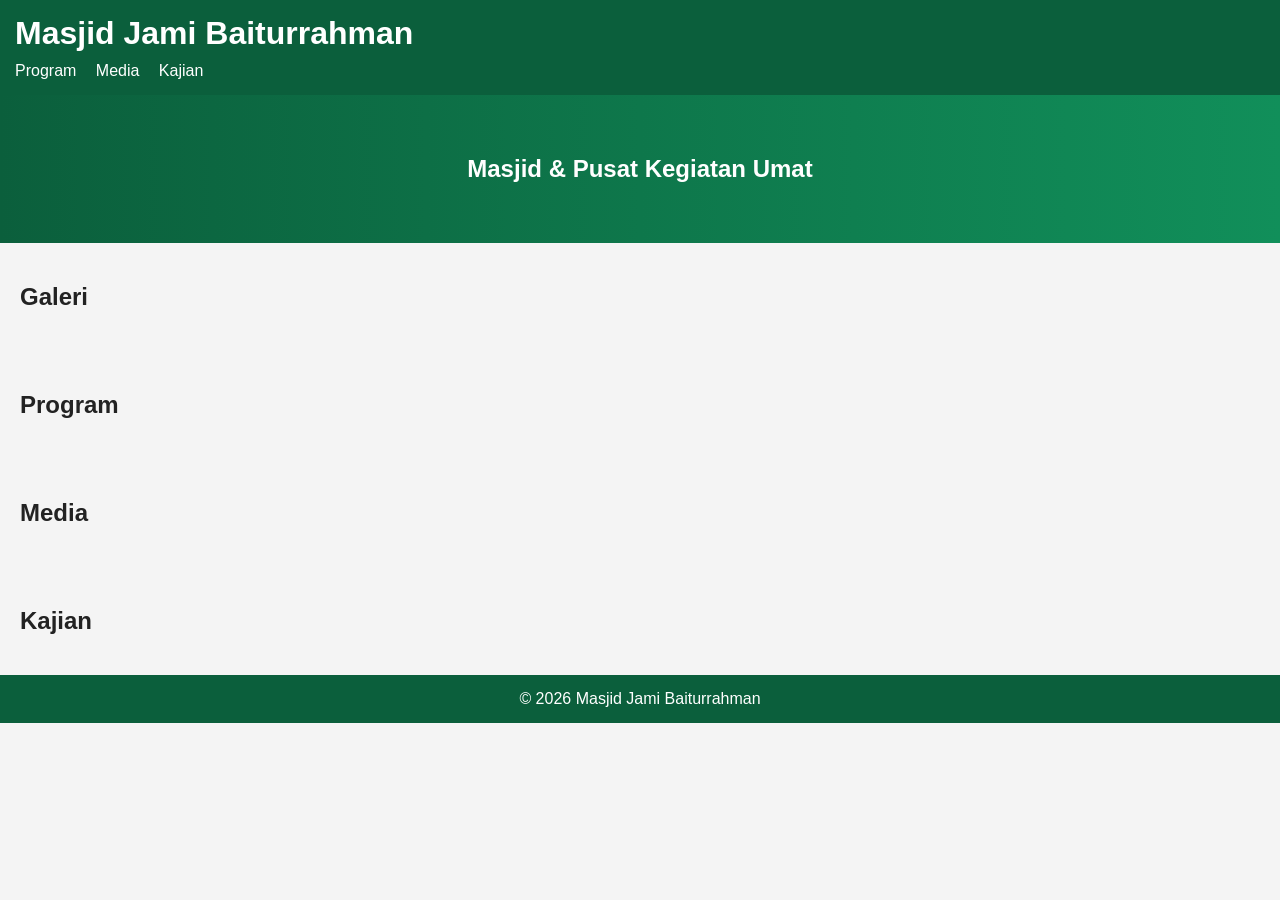
<file: index.html>
<!DOCTYPE html>
<html lang="id">
<head>
  <meta charset="UTF-8">
  <title>Masjid Jami Baiturrahman</title>
  <meta name="viewport" content="width=device-width, initial-scale=1.0">
  <link rel="stylesheet" href="css/style.css">
</head>
<body>

<header>
  <h1>Masjid Jami Baiturrahman</h1>
  <nav>
    <a href="#program">Program</a>
    <a href="#media">Media</a>
    <a href="#kajian">Kajian</a>
  </nav>
</header>

<section id="hero">
  <h2>Masjid & Pusat Kegiatan Umat</h2>
</section>

<section id="gallery">
  <h2>Galeri</h2>
  <div id="gallery-list" class="grid"></div>
</section>

<section id="program">
  <h2>Program</h2>
  <div id="program-list" class="grid"></div>
</section>

<section id="media">
  <h2>Media</h2>
  <div id="media-list" class="grid"></div>
</section>

<section id="kajian">
  <h2>Kajian</h2>
  <div id="kajian-list" class="grid"></div>
</section>

<footer>
  <p>© 2026 Masjid Jami Baiturrahman</p>
</footer>

<script src="js/app.js"></script>
</body>
</html>
</file>
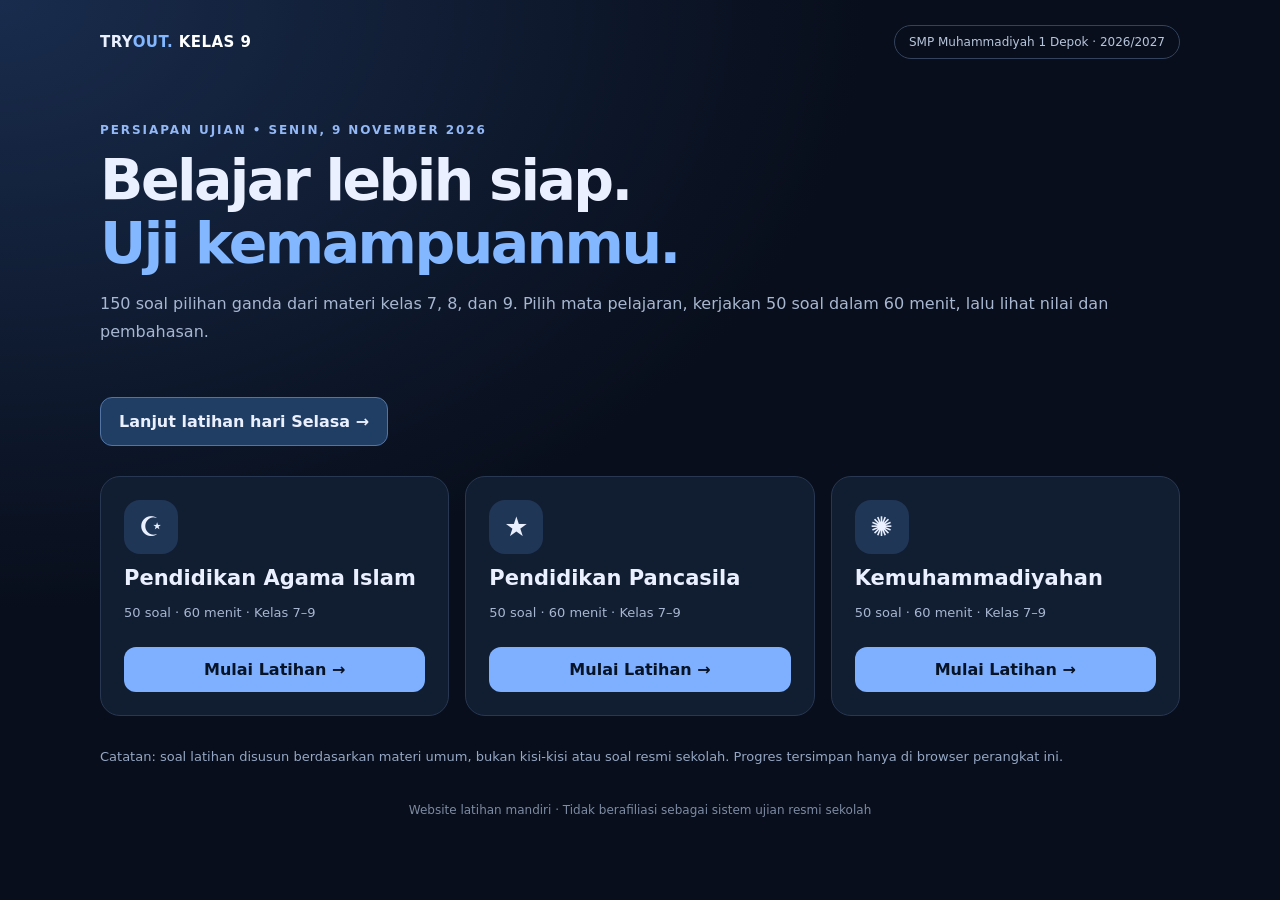
<file: tryout-kelas9/index.html>
<!doctype html><html lang="id"><head><meta charset="UTF-8"><meta name="viewport" content="width=device-width,initial-scale=1"><meta name="theme-color" content="#0b1220"><title>Try Out 1 • Kelas 9</title><style>
:root{font-family:Inter,ui-sans-serif,system-ui,-apple-system,Segoe UI,sans-serif;color:#eaf0ff;background:#080e1b}*{box-sizing:border-box}body{margin:0;min-height:100vh;background:radial-gradient(ellipse at top left,#192c4d 0,transparent 48%),#080e1b}button{font:inherit;cursor:pointer}button:disabled{opacity:.35;cursor:not-allowed}.shell{max-width:1120px;margin:auto;padding:25px 20px 70px}.top{display:flex;align-items:center;justify-content:space-between;gap:16px;margin-bottom:32px}.brand{font-size:15px;font-weight:800;letter-spacing:.03em}.brand span{color:#83b7ff}.tag{border:1px solid #33435d;border-radius:50px;padding:9px 14px;color:#b7c5dc;font-size:12px}.hero{padding:32px 0 20px}.eyebrow{color:#93b8f5;font-size:12px;font-weight:800;letter-spacing:.16em;text-transform:uppercase}h1{font-size:clamp(32px,5vw,57px);letter-spacing:-.045em;line-height:1.1;margin:12px 0}p{color:#a8b7d1;line-height:1.7}.cards{display:grid;grid-template-columns:repeat(3,1fr);gap:16px;margin:30px 0}.card,.panel{border:1px solid #283852;background:#111d31;border-radius:20px;padding:23px}.card{display:flex;flex-direction:column;gap:12px;min-height:240px}.card .symbol{font-size:27px;background:#203656;width:54px;height:54px;display:grid;place-items:center;border-radius:16px}.card h2{font-size:21px;margin:0}.card p{font-size:13px;margin:0;flex:1}.btn{background:#7eb0ff;color:#071326;border:0;border-radius:12px;padding:13px 18px;font-weight:800}.btn:hover{filter:brightness(1.1)}.btn.ghost{background:#1c2a42;color:#e8f0ff;border:1px solid #354661}.btn.danger{background:#432537;color:#ffb8ca}.muted{color:#95a7c4;font-size:13px}.hidden{display:none!important}.exam-head{display:flex;justify-content:space-between;align-items:center;gap:15px;flex-wrap:wrap;margin-bottom:20px}.timer{background:#1d314f;border:1px solid #39547a;border-radius:12px;padding:11px 15px;font-weight:800;font-variant-numeric:tabular-nums}.exam-grid{display:grid;grid-template-columns:minmax(0,1fr) 290px;gap:20px}.question-title{font-size:23px;line-height:1.5;margin:14px 0 26px}.option{width:100%;display:flex;align-items:center;text-align:left;gap:13px;background:#15243b;border:1px solid #34445e;color:#e7eeff;border-radius:13px;padding:14px;margin:11px 0;min-height:57px}.option:hover{border-color:#719ef1}.option.selected{border-color:#84b3ff;background:#203d64}.letter{display:grid;place-items:center;border:1px solid #566c8a;border-radius:9px;width:32px;height:32px;flex:none;font-weight:800}.actions{display:flex;gap:10px;justify-content:space-between;flex-wrap:wrap;margin-top:28px}.nums{display:grid;grid-template-columns:repeat(5,1fr);gap:8px;margin:17px 0}.num{height:40px;border:1px solid #34445e;border-radius:10px;color:#dbe8ff;background:#18273f}.num.active{outline:2px solid #9ac1ff}.num.done{background:#2c5484;border-color:#477bb8}.progress{height:8px;background:#2c3a50;border-radius:99px;overflow:hidden}.progress div{height:100%;background:#7eb0ff;transition:width .2s}.score{font-size:70px;font-weight:900;letter-spacing:-.07em;color:#9dc4ff;margin:12px 0}.review{border-top:1px solid #30415b;padding:19px 0}.review strong{line-height:1.5}.review p{margin:6px 0;font-size:14px}.good{color:#7fe0ad}.bad{color:#ff9eab}.footer{margin-top:35px;color:#7d8ba3;font-size:12px;text-align:center}@media(max-width:800px){.cards{grid-template-columns:1fr}.card{min-height:unset}.exam-grid{grid-template-columns:1fr}.shell{padding:18px 14px 50px}.panel{padding:18px}.question-title{font-size:20px}.tag{display:none}} </style></head><body><main class="shell"><header class="top"><div class="brand">TRY<span>OUT.</span> <span style="color:#fff">KELAS 9</span></div><div class="tag">SMP Muhammadiyah 1 Depok · 2026/2027</div></header>
<section id="home"><div class="hero"><div class="eyebrow">Persiapan ujian • Senin, 9 November 2026</div><h1>Belajar lebih siap.<br><span style="color:#83b7ff">Uji kemampuanmu.</span></h1><p>150 soal pilihan ganda dari materi kelas 7, 8, dan 9. Pilih mata pelajaran, kerjakan 50 soal dalam 60 menit, lalu lihat nilai dan pembahasan.</p></div><div style="margin:16px 0"><a href="selasa.html" style="display:inline-block;padding:14px 18px;background:#203d64;color:#eaf0ff;text-decoration:none;border:1px solid #5275a5;border-radius:12px;font-weight:700">Lanjut latihan hari Selasa →</a></div><div class="cards" id="cards"></div><p class="muted">Catatan: soal latihan disusun berdasarkan materi umum, bukan kisi-kisi atau soal resmi sekolah. Progres tersimpan hanya di browser perangkat ini.</p></section>
<section id="exam" class="hidden"><div class="exam-head"><div><div class="eyebrow" id="subject-label"></div><h2 style="margin:7px 0">Simulasi Try Out</h2></div><div class="timer" id="timer">60:00</div></div><div class="exam-grid"><div class="panel"><div class="muted" id="question-counter"></div><div class="question-title" id="question"></div><div id="options"></div><div class="actions"><button class="btn ghost" id="prev">← Sebelumnya</button><button class="btn ghost" id="next">Berikutnya →</button></div></div><aside class="panel"><strong>Nomor Soal</strong><p class="muted" id="answered"></p><div class="progress"><div id="bar" style="width:0%"></div></div><div class="nums" id="numbers"></div><button class="btn" id="submit" style="width:100%">Selesaikan Ujian</button><button class="btn ghost" id="back" style="width:100%;margin-top:10px">Kembali ke Beranda</button></aside></div></section>
<section id="result" class="hidden"><div class="panel"><div class="eyebrow">Hasil latihan</div><h1 id="result-title" style="font-size:35px"></h1><div class="score" id="score"></div><p id="summary"></p><div class="actions" style="justify-content:flex-start"><button class="btn" id="retry">Ulangi Latihan</button><button class="btn ghost" id="home-btn">Pilih Mata Pelajaran</button></div></div><div class="panel" style="margin-top:20px"><h2>Pembahasan dan kunci jawaban</h2><div id="reviews"></div></div></section><div class="footer">Website latihan mandiri · Tidak berafiliasi sebagai sistem ujian resmi sekolah</div></main><script>
const BANK={"pai":"Rukun iman berjumlah berapa?|6|4|5|7\nRukun Islam berjumlah berapa?|5|4|6|7\nKitab suci yang diturunkan kepada Nabi Musa adalah?|Taurat|Zabur|Injil|Al-Qur'an\nKitab suci yang diturunkan kepada Nabi Daud adalah?|Zabur|Taurat|Injil|Suhuf\nKitab suci yang diturunkan kepada Nabi Isa adalah?|Injil|Taurat|Zabur|Al-Qur'an\nMalaikat penyampai wahyu adalah?|Jibril|Mikail|Israfil|Izrail\nMalaikat yang bertugas meniup sangkakala adalah?|Israfil|Jibril|Mikail|Malik\nMalaikat pencatat amal baik adalah?|Raqib|Atid|Malik|Ridwan\nSifat wajib rasul yang berarti jujur adalah?|Siddiq|Amanah|Tablig|Fatanah\nSifat wajib rasul yang berarti dapat dipercaya adalah?|Amanah|Siddiq|Fatanah|Tablig\nSifat wajib rasul yang berarti menyampaikan adalah?|Tablig|Amanah|Fatanah|Siddiq\nSifat wajib rasul yang berarti cerdas adalah?|Fatanah|Tablig|Siddiq|Amanah\nSurah pembuka Al-Qur'an adalah?|Al-Fatihah|Al-Ikhlas|Al-Falaq|An-Nas\nJumlah surah dalam Al-Qur'an adalah?|114|110|112|120\nSurah terpanjang dalam Al-Qur'an adalah?|Al-Baqarah|Ali Imran|An-Nisa|Al-Maidah\nWahyu pertama turun berupa ayat dari surah?|Al-Alaq|Al-Fatihah|Al-Kautsar|Al-Ikhlas\nNabi Muhammad menerima wahyu pertama di?|Gua Hira|Gua Tsur|Madinah|Thaif\nPeristiwa perpindahan Nabi dari Makkah ke Madinah disebut?|Hijrah|Isra|Mi'raj|Fathu Makkah\nPerjalanan malam Nabi dari Masjidil Haram ke Masjidil Aqsa disebut?|Isra|Mi'raj|Hijrah|Haji\nNaiknya Nabi ke langit dalam peristiwa Isra Mikraj disebut?|Mi'raj|Isra|Hijrah|Umrah\nSalat wajib sehari semalam berjumlah?|5 waktu|3 waktu|4 waktu|6 waktu\nJumlah rakaat salat Subuh adalah?|2|3|4|1\nJumlah rakaat salat Magrib adalah?|3|2|4|5\nJumlah rakaat salat Isya adalah?|4|2|3|5\nArah kiblat umat Islam adalah?|Ka'bah|Masjid Nabawi|Masjid Al-Aqsa|Bukit Safa\nBersuci dari hadas kecil biasanya dilakukan dengan?|Wudu|Tayamum saja|Mandi wajib|Istinja saja\nPengganti wudu ketika tidak ada air dengan syarat tertentu adalah?|Tayamum|Istinja|Iktikaf|Tawaf\nSalah satu hal yang membatalkan wudu adalah?|Buang air kecil|Membaca buku|Berjalan|Tidur sebentar sambil duduk mantap\nPuasa wajib dilaksanakan pada bulan?|Ramadan|Syawal|Rajab|Muharam\nWaktu mulai puasa Ramadan adalah?|Terbit fajar|Terbit matahari|Tengah hari|Terbenam matahari\nZakat fitrah ditunaikan berkaitan dengan?|Akhir Ramadan menjelang Idulfitri|Iduladha|Tahun baru Hijriah|Maulid Nabi\nOrang yang berhak menerima zakat disebut?|Mustahik|Muzaki|Amil saja|Wakif\nOrang yang mengeluarkan zakat disebut?|Muzaki|Mustahik|Fakir|Mualaf\nIbadah haji wajib bagi muslim yang?|Mampu|Sudah menikah|Berusia 40 tahun|Tinggal di Arab\nTawaf dilakukan dengan mengelilingi?|Ka'bah|Bukit Uhud|Masjid Nabawi|Padang Arafah\nSa'i dilakukan antara bukit?|Safa dan Marwah|Uhud dan Hira|Arafah dan Mina|Tsur dan Hira\nPerilaku jujur disebut juga?|Siddiq|Hasad|Riya|Takabur\nSikap rendah hati disebut?|Tawaduk|Takabur|Hasad|Ujub\nBerprasangka baik disebut?|Husnuzan|Suuzan|Gibah|Fitnah\nMembicarakan keburukan orang lain yang benar adanya disebut?|Gibah|Sedekah|Amanah|Syukur\nMenyekutukan Allah disebut?|Syirik|Ikhlas|Tawakal|Sabar\nAsmaulhusna Al-Alim berarti Allah Maha?|Mengetahui|Mendengar|Melihat|Pengampun\nAsmaulhusna As-Sami berarti Allah Maha?|Mendengar|Melihat|Mengetahui|Adil\nAsmaulhusna Al-Basir berarti Allah Maha?|Melihat|Mendengar|Mengetahui|Kaya\nKhalifah pertama setelah wafat Nabi Muhammad adalah?|Abu Bakar ash-Shiddiq|Umar bin Khattab|Utsman bin Affan|Ali bin Abi Thalib\nKhalifah kedua dari Khulafaur Rasyidin adalah?|Umar bin Khattab|Abu Bakar|Ali bin Abi Thalib|Utsman bin Affan\nKhalifah ketiga dari Khulafaur Rasyidin adalah?|Utsman bin Affan|Ali bin Abi Thalib|Umar bin Khattab|Abu Bakar\nKhalifah keempat dari Khulafaur Rasyidin adalah?|Ali bin Abi Thalib|Utsman bin Affan|Umar bin Khattab|Abu Bakar\nSalah satu tujuan menuntut ilmu dalam Islam adalah?|Mencari rida Allah dan manfaat|Menyombongkan diri|Merendahkan orang|Mencari pujian saja\nBacaan basmalah adalah?|Bismillahirrahmanirrahim|Alhamdulillahi rabbil alamin|Subhanallah|Allahu akbar","pancasila":"Dasar negara Indonesia adalah?|Pancasila|UUD 1945|Bhinneka Tunggal Ika|Proklamasi\nJumlah sila Pancasila adalah?|5|4|6|7\nBunyi sila pertama adalah?|Ketuhanan Yang Maha Esa|Kemanusiaan yang adil dan beradab|Persatuan Indonesia|Keadilan sosial bagi seluruh rakyat Indonesia\nLambang sila pertama adalah?|Bintang|Rantai|Pohon beringin|Kepala banteng\nLambang sila kedua adalah?|Rantai|Bintang|Padi dan kapas|Kepala banteng\nLambang sila ketiga adalah?|Pohon beringin|Rantai|Bintang|Padi dan kapas\nLambang sila keempat adalah?|Kepala banteng|Pohon beringin|Rantai|Bintang\nLambang sila kelima adalah?|Padi dan kapas|Bintang|Rantai|Kepala banteng\nSila kedua berbunyi?|Kemanusiaan yang adil dan beradab|Persatuan Indonesia|Ketuhanan Yang Maha Esa|Keadilan sosial bagi seluruh rakyat Indonesia\nSila ketiga berbunyi?|Persatuan Indonesia|Ketuhanan Yang Maha Esa|Kemanusiaan yang adil dan beradab|Keadilan sosial bagi seluruh rakyat Indonesia\nSila keempat menekankan prinsip?|Kerakyatan melalui permusyawaratan/perwakilan|Kekuasaan mutlak|Persaingan bebas|Kepentingan pribadi\nSila kelima berbunyi?|Keadilan sosial bagi seluruh rakyat Indonesia|Persatuan Indonesia|Ketuhanan Yang Maha Esa|Kemanusiaan yang adil dan beradab\nPancasila tercantum dalam Pembukaan UUD 1945 alinea?|Keempat|Pertama|Kedua|Ketiga\nTanggal proklamasi kemerdekaan Indonesia adalah?|17 Agustus 1945|1 Juni 1945|18 Agustus 1945|28 Oktober 1928\nProklamator kemerdekaan Indonesia adalah?|Soekarno dan Mohammad Hatta|Soekarno dan Sutan Sjahrir|Hatta dan Ki Hajar Dewantara|Soepomo dan Yamin\nUUD 1945 disahkan oleh PPKI pada?|18 Agustus 1945|17 Agustus 1945|1 Juni 1945|22 Juni 1945\nBPUPKI merupakan singkatan dari?|Badan Penyelidik Usaha-Usaha Persiapan Kemerdekaan Indonesia|Badan Persatuan Umum Pemerintah Kemerdekaan Indonesia|Badan Penetapan Undang-Undang Persatuan Indonesia|Badan Persiapan Umum Kemerdekaan Indonesia\nPPKI merupakan singkatan dari?|Panitia Persiapan Kemerdekaan Indonesia|Panitia Penyelidik Kemerdekaan Indonesia|Persatuan Pemuda Kemerdekaan Indonesia|Panitia Pembela Kemerdekaan Indonesia\nHari lahir Pancasila diperingati pada?|1 Juni|17 Agustus|18 Agustus|28 Oktober\nTokoh yang menyampaikan pidato 1 Juni 1945 adalah?|Soekarno|Mohammad Hatta|Soepomo|Ahmad Subardjo\nPiagam Jakarta dirumuskan pada?|22 Juni 1945|1 Juni 1945|17 Agustus 1945|18 Agustus 1945\nSemboyan negara Indonesia adalah?|Bhinneka Tunggal Ika|Tut Wuri Handayani|Merdeka atau Mati|Ing Ngarsa Sung Tuladha\nArti Bhinneka Tunggal Ika adalah?|Berbeda-beda tetapi tetap satu|Bersatu karena sama|Satu bahasa saja|Semua budaya harus seragam\nBentuk negara Indonesia adalah?|Kesatuan|Federasi|Konfederasi|Kerajaan\nBentuk pemerintahan Indonesia adalah?|Republik|Monarki|Kesultanan|Kekaisaran\nKedaulatan berada di tangan?|Rakyat|Satu partai|Presiden saja|Tentara\nKonstitusi tertulis negara Indonesia adalah?|UUD NRI Tahun 1945|Peraturan sekolah|Keputusan RT|Peraturan organisasi\nLembaga yang berwenang mengubah dan menetapkan UUD adalah?|MPR|MA|BPK|KPU\nLembaga yang memegang kekuasaan membentuk undang-undang adalah?|DPR|BPK|MA|KPU\nLembaga yang memeriksa pengelolaan keuangan negara adalah?|BPK|DPR|MPR|MK\nMahkamah Konstitusi disingkat?|MK|MA|KY|KPU\nPemilihan umum di Indonesia dilaksanakan secara berkala setiap?|5 tahun|3 tahun|4 tahun|6 tahun\nHak adalah sesuatu yang?|Seharusnya diterima atau diperoleh|Harus selalu dibayar|Dilarang dilakukan|Hanya milik pejabat\nKewajiban adalah sesuatu yang?|Harus dilaksanakan dengan tanggung jawab|Boleh diabaikan|Selalu berupa hadiah|Hanya milik guru\nContoh hak siswa di sekolah adalah?|Mendapat pembelajaran|Merusak fasilitas|Membolos|Mengganggu teman\nContoh kewajiban siswa adalah?|Mematuhi tata tertib sekolah|Memilih aturan sendiri|Mencontek|Merusak buku perpustakaan\nNorma agama bersumber dari?|Ajaran agama|Kebiasaan semata|Keputusan teman|Mode pakaian\nNorma kesopanan berkaitan dengan?|Tata krama dalam pergaulan|Putusan pengadilan|Kitab undang-undang|Peraturan lalu lintas saja\nNorma hukum memiliki sanksi yang?|Dapat dipaksakan oleh negara|Selalu berupa rasa malu|Tidak pernah tertulis|Hanya berupa nasihat\nMusyawarah bertujuan mencapai?|Mufakat|Pertengkaran|Dominasi|Persaingan\nJika musyawarah belum mencapai mufakat dapat dilakukan?|Pemungutan suara sesuai aturan|Pemaksaan kehendak|Pembubaran paksa|Pengabaian pendapat\nToleransi beragama berarti?|Menghormati pemeluk agama lain|Memaksa orang pindah agama|Mengejek keyakinan lain|Melarang ibadah orang lain\nGotong royong mencerminkan nilai?|Kerja sama|Individualisme|Permusuhan|Diskriminasi\nSumpah Pemuda diikrarkan pada?|28 Oktober 1928|17 Agustus 1945|1 Juni 1945|10 November 1945\nBahasa persatuan Indonesia adalah?|Bahasa Indonesia|Bahasa Jawa|Bahasa Inggris|Bahasa Belanda\nNKRI merupakan singkatan dari?|Negara Kesatuan Republik Indonesia|Negara Kerajaan Republik Indonesia|Negara Kedaulatan Rakyat Indonesia|Negara Kesatuan Rakyat Internasional\nKeberagaman suku dan budaya sebaiknya disikapi dengan?|Saling menghargai|Mengejek perbedaan|Memaksakan budaya|Mengucilkan kelompok\nContoh pengamalan sila pertama adalah?|Menghormati kebebasan beribadah|Memaksakan agama|Membeda-bedakan teman|Menolak musyawarah\nContoh pengamalan sila ketiga adalah?|Menjaga persatuan meskipun berbeda|Mementingkan kelompok sendiri|Menolak kerja sama|Menghina daerah lain\nContoh pengamalan sila kelima adalah?|Bersikap adil kepada sesama|Mengambil hak orang lain|Pilih kasih|Mengabaikan yang membutuhkan","kemuhammadiyahan":"Pendiri Muhammadiyah adalah?|KH Ahmad Dahlan|KH Hasyim Asy'ari|Ki Hajar Dewantara|Buya Hamka\nMuhammadiyah didirikan pada tanggal?|18 November 1912|17 Agustus 1945|1 Juni 1945|28 Oktober 1928\nMuhammadiyah didirikan di kota?|Yogyakarta|Jakarta|Bandung|Surabaya\nNama kecil KH Ahmad Dahlan adalah?|Muhammad Darwis|Muhammad Hatta|Abdul Karim|Ahmad Syafii\nNama istri KH Ahmad Dahlan yang dikenal sebagai Nyai Ahmad Dahlan adalah?|Siti Walidah|Cut Nyak Dien|R.A. Kartini|Dewi Sartika\nOrganisasi perempuan Muhammadiyah adalah?|Aisyiyah|Nasyiatul Aisyiyah saja|Muslimat NU|Fatayat NU\nAisyiyah didirikan pada tahun?|1917|1912|1928|1945\nOrganisasi kepemudaan putra Muhammadiyah adalah?|Pemuda Muhammadiyah|Ikatan Pelajar Muhammadiyah|Tapak Suci|Hizbul Wathan\nOrganisasi pelajar Muhammadiyah adalah?|Ikatan Pelajar Muhammadiyah|Pemuda Muhammadiyah|Aisyiyah|Lazismu\nIPM merupakan singkatan dari?|Ikatan Pelajar Muhammadiyah|Ikatan Pemuda Muslim|Ikatan Pendidikan Masyarakat|Ikatan Pelajar Merdeka\nIPM berdiri pada tanggal?|18 Juli 1961|18 November 1912|17 Agustus 1945|28 Oktober 1928\nOrganisasi kepanduan Muhammadiyah adalah?|Hizbul Wathan|Tapak Suci|Aisyiyah|Lazismu\nHW merupakan singkatan dari?|Hizbul Wathan|Himpunan Warga|Harian Wathan|Harapan Warga\nPerguruan pencak silat Muhammadiyah adalah?|Tapak Suci Putera Muhammadiyah|Merpati Putih|Pagar Nusa|Perisai Diri\nLembaga zakat milik Muhammadiyah adalah?|Lazismu|Baznas saja|KPU|BPK\nMuhammadiyah merupakan gerakan?|Islam dakwah amar makruf nahi mungkar dan tajdid|Partai politik|Perusahaan dagang|Organisasi olahraga saja\nArti tajdid dalam gerakan Muhammadiyah adalah?|Pembaruan|Permusuhan|Perpecahan|Penghapusan pendidikan\nAmar makruf berarti?|Mengajak kepada kebaikan|Mengajak kemungkaran|Melarang ilmu|Menolak kerja sama\nNahi mungkar berarti?|Mencegah kemungkaran|Melarang kebaikan|Mengabaikan masalah|Menolak nasihat\nSumber utama ajaran Islam menurut Muhammadiyah adalah?|Al-Qur'an dan As-Sunnah|Adat saja|Pendapat tokoh saja|Cerita rakyat\nSurah yang menginspirasi kepedulian sosial KH Ahmad Dahlan adalah?|Al-Ma'un|Al-Lahab|Al-Fil|Al-Kafirun\nSurah Al-Ma'un mengajarkan pentingnya?|Peduli anak yatim dan orang miskin|Menimbun harta|Memamerkan ibadah|Mengabaikan tetangga\nIstilah amal usaha Muhammadiyah disingkat?|AUM|BUMN|APBD|OSIS\nContoh amal usaha Muhammadiyah di bidang pendidikan adalah?|Sekolah Muhammadiyah|Pengadilan negeri|Kantor kecamatan|KPU\nContoh amal usaha Muhammadiyah di bidang kesehatan adalah?|Rumah sakit Muhammadiyah|Terminal bus|Kantor polisi|Stasiun\nLambang Muhammadiyah memiliki unsur utama berupa?|Matahari|Bulan sabit tunggal|Pohon beringin|Burung garuda\nTulisan di tengah lambang Muhammadiyah adalah?|Muhammadiyah dalam huruf Arab|Indonesia Raya|Pancasila|Bhinneka Tunggal Ika\nMatahari pada lambang Muhammadiyah melambangkan?|Pancaran cahaya ajaran Islam|Kekuasaan kerajaan|Keuntungan dagang|Perbedaan kelas\nWarna dasar bendera Muhammadiyah adalah?|Hijau|Merah|Hitam|Kuning\nWarna gambar matahari pada bendera Muhammadiyah adalah?|Putih|Merah|Hitam|Biru\nSalah satu tujuan Muhammadiyah adalah?|Menegakkan dan menjunjung tinggi agama Islam|Mendirikan kerajaan|Mencari kekuasaan semata|Membatasi pendidikan\nKH Ahmad Dahlan dikenal sebagai tokoh pembaru pendidikan karena?|Mengintegrasikan ilmu agama dan ilmu umum|Melarang ilmu pengetahuan|Menolak sekolah|Membatasi pembelajaran\nSikap yang sesuai dengan nilai Muhammadiyah adalah?|Disiplin dan bermanfaat bagi sesama|Malas belajar|Tidak peduli sosial|Membeda-bedakan teman\nMakna berkemajuan dalam Muhammadiyah antara lain?|Terbuka pada ilmu dan perbaikan|Menolak perubahan positif|Mengabaikan teknologi|Berhenti belajar\nTindakan sesuai semangat Al-Ma'un adalah?|Membantu teman yang kesulitan|Mengejek anak yatim|Mengabaikan orang miskin|Pamer sedekah\nSalah satu cara berdakwah yang baik adalah?|Dengan hikmah dan teladan|Dengan paksaan|Dengan hinaan|Dengan kebohongan\nSikap warga Muhammadiyah terhadap perbedaan pendapat adalah?|Menghargai dan berdialog santun|Memusuhi semua yang berbeda|Memaksakan kehendak|Menolak diskusi\nMusyawarah dalam organisasi bertujuan?|Mengambil keputusan bersama|Mempermalukan peserta|Menghindari tanggung jawab|Memaksakan pendapat ketua\nKetua Umum PP Muhammadiyah periode 2022–2027 adalah?|Haedar Nashir|KH Ahmad Dahlan|Buya Hamka|Ki Bagus Hadikusumo\nPP dalam PP Muhammadiyah adalah singkatan dari?|Pimpinan Pusat|Pengurus Pelajar|Panitia Pendidikan|Persatuan Pemuda\nPWM adalah singkatan dari?|Pimpinan Wilayah Muhammadiyah|Pimpinan Warga Masyarakat|Pengurus Wilayah Masjid|Pimpinan Wirausaha Muda\nPDM adalah singkatan dari?|Pimpinan Daerah Muhammadiyah|Pusat Dakwah Masyarakat|Pengurus Desa Mandiri|Pimpinan Dewan Masjid\nPCM adalah singkatan dari?|Pimpinan Cabang Muhammadiyah|Pimpinan Cabang Mahasiswa|Pusat Cendekia Muslim|Panitia Cabang Masjid\nPRM adalah singkatan dari?|Pimpinan Ranting Muhammadiyah|Persatuan Remaja Masjid|Pengurus Regional Muhammadiyah|Pimpinan Rakyat Merdeka\nUrutan jenjang pimpinan dari pusat ke wilayah adalah?|PPM lalu PWM|PWM lalu PPM|PRM lalu PPM|PCM lalu PPM\nNasyiatul Aisyiyah terutama merupakan organisasi?|Perempuan muda Muhammadiyah|Pelajar laki-laki|Kepanduan putra|Perguruan silat\nMajelis Tarjih dan Tajdid berkaitan dengan?|Kajian keagamaan dan pembaruan pemikiran|Perdagangan kendaraan|Pengelolaan stadion|Pemilihan umum\nSalah satu nilai penting kader IPM adalah?|Berilmu dan berakhlak mulia|Menghindari tanggung jawab|Tidak mau belajar|Menolak kerja sama\nContoh dakwah melalui tindakan nyata adalah?|Menyelenggarakan kegiatan sosial|Menyebarkan fitnah|Menghina orang|Mengabaikan lingkungan\nMenjaga kebersihan sekolah sebagai pelajar Muhammadiyah mencerminkan?|Tanggung jawab dan akhlak baik|Sikap acuh|Pemborosan|Kesombongan"};
const SUBJECTS={"pai":"Pendidikan Agama Islam","pancasila":"Pendidikan Pancasila","kemuhammadiyahan":"Kemuhammadiyahan"};
const QUESTIONS=Object.fromEntries(Object.entries(BANK).map(([key,raw])=>[key,raw.split('\n').filter(Boolean).map((line,i)=>{const [q,correct,...wrong]=line.split('|');return {id:i+1,q,correct,options:[correct,...wrong],explanation:`Jawaban yang benar adalah ${correct}.`}})]));

</script><script>
const $=id=>document.getElementById(id);let subject=null,items=[],answers=[],pos=0,endsAt=0,tick=null;const icons={pai:'☪',pancasila:'★',kemuhammadiyahan:'✺'};function shuffle(a){a=[...a];for(let i=a.length-1;i>0;i--){let j=Math.floor(Math.random()*(i+1));[a[i],a[j]]=[a[j],a[i]]}return a}function show(id){['home','exam','result'].forEach(x=>$(x).classList.toggle('hidden',x!==id));scrollTo(0,0)}function key(){return 'tryout9_'+subject}function save(){localStorage.setItem(key(),JSON.stringify({items,answers,pos,endsAt}))}function buildCards(){for(let [k,name] of Object.entries(SUBJECTS)){let saved=localStorage.getItem('tryout9_'+k);let c=document.createElement('div');c.className='card';c.innerHTML=`<div class="symbol">${icons[k]}</div><h2>${name}</h2><p>50 soal · 60 menit · Kelas 7–9</p><button class="btn">${saved?'Mulai / Lanjutkan':'Mulai Latihan'} →</button>`;c.querySelector('button').onclick=()=>start(k);$('cards').append(c)}}function start(k,reset=false){subject=k;let saved=null;try{saved=JSON.parse(localStorage.getItem(key()))}catch{}if(saved&&!reset){items=saved.items;answers=saved.answers;pos=saved.pos;endsAt=saved.endsAt;if(Date.now()>=endsAt){finish(true);return}}else{items=shuffle(QUESTIONS[k]).map(q=>({...q,options:shuffle(q.options)}));answers=Array(50).fill(null);pos=0;endsAt=Date.now()+60*60*1000;save()}$('subject-label').textContent=SUBJECTS[k];show('exam');render();clearInterval(tick);tick=setInterval(updateTimer,1000);updateTimer()}function updateTimer(){let left=Math.max(0,Math.ceil((endsAt-Date.now())/1000));$('timer').textContent=`${String(Math.floor(left/60)).padStart(2,'0')}:${String(left%60).padStart(2,'0')}`;if(!left)finish(true)}function render(){let q=items[pos];$('question-counter').textContent=`Soal ${pos+1} dari 50`;$('question').textContent=q.q;$('options').replaceChildren();q.options.forEach((opt,i)=>{let b=document.createElement('button');b.className='option'+(answers[pos]===opt?' selected':'');let l=document.createElement('span');l.className='letter';l.textContent='ABCD'[i];let t=document.createElement('span');t.textContent=opt;b.append(l,t);b.onclick=()=>{answers[pos]=opt;save();render()};$('options').append(b)});$('prev').disabled=pos===0;$('next').disabled=pos===49;$('numbers').replaceChildren();items.forEach((_,i)=>{let b=document.createElement('button');b.className='num'+(i===pos?' active':'')+(answers[i]!==null?' done':'');b.textContent=i+1;b.onclick=()=>{pos=i;save();render()};$('numbers').append(b)});let n=answers.filter(x=>x!==null).length;$('answered').textContent=`${n} dari 50 soal terjawab`;$('bar').style.width=(n*2)+'%'}function finish(force=false){if(!subject||!items.length)return;let n=answers.filter(x=>x!==null).length;if(!force&&!confirm(`Kamu baru menjawab ${n} dari 50 soal. Yakin ingin mengumpulkan jawaban?`))return;clearInterval(tick);localStorage.removeItem(key());let correct=items.filter((q,i)=>answers[i]===q.correct).length;$('result-title').textContent=SUBJECTS[subject];$('score').textContent=correct*2+'/100';$('summary').textContent=`${correct} benar · ${50-correct} salah / kosong · ${n} soal terjawab`;$('reviews').replaceChildren();items.forEach((q,i)=>{let d=document.createElement('div');d.className='review';let h=document.createElement('strong');h.textContent=`${i+1}. ${q.q}`;let a=document.createElement('p');a.className=answers[i]===q.correct?'good':'bad';a.textContent=`Jawabanmu: ${answers[i]??'Tidak dijawab'}`;let b=document.createElement('p');b.textContent=`Kunci: ${q.correct}`;let e=document.createElement('p');e.className='muted';e.textContent=q.explanation;d.append(h,a,b,e);$('reviews').append(d)});show('result')}function leave(){if(confirm('Kembali ke beranda? Progres ujian akan tersimpan.')){clearInterval(tick);show('home')}}$('prev').onclick=()=>{pos--;save();render()};$('next').onclick=()=>{pos++;save();render()};$('submit').onclick=()=>finish();$('back').onclick=leave;$('retry').onclick=()=>start(subject,true);$('home-btn').onclick=()=>show('home');buildCards();
</script></body></html>
</file>
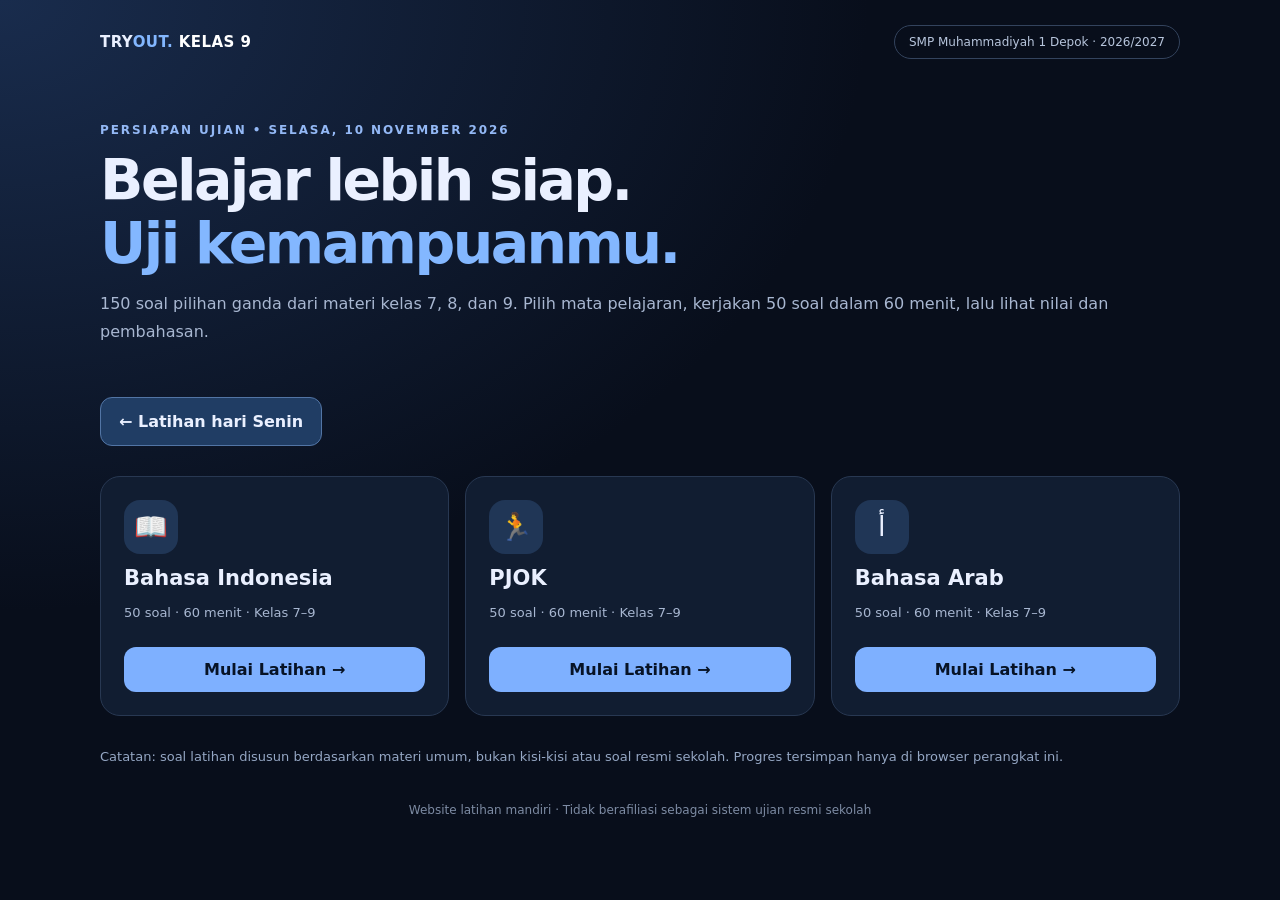
<file: tryout-kelas9/selasa.html>
<!doctype html><html lang="id"><head><meta charset="UTF-8"><meta name="viewport" content="width=device-width,initial-scale=1"><meta name="theme-color" content="#0b1220"><title>Try Out 1 • Selasa • Kelas 9</title><style>
:root{font-family:Inter,ui-sans-serif,system-ui,-apple-system,Segoe UI,sans-serif;color:#eaf0ff;background:#080e1b}*{box-sizing:border-box}body{margin:0;min-height:100vh;background:radial-gradient(ellipse at top left,#192c4d 0,transparent 48%),#080e1b}button{font:inherit;cursor:pointer}button:disabled{opacity:.35;cursor:not-allowed}.shell{max-width:1120px;margin:auto;padding:25px 20px 70px}.top{display:flex;align-items:center;justify-content:space-between;gap:16px;margin-bottom:32px}.brand{font-size:15px;font-weight:800;letter-spacing:.03em}.brand span{color:#83b7ff}.tag{border:1px solid #33435d;border-radius:50px;padding:9px 14px;color:#b7c5dc;font-size:12px}.hero{padding:32px 0 20px}.eyebrow{color:#93b8f5;font-size:12px;font-weight:800;letter-spacing:.16em;text-transform:uppercase}h1{font-size:clamp(32px,5vw,57px);letter-spacing:-.045em;line-height:1.1;margin:12px 0}p{color:#a8b7d1;line-height:1.7}.cards{display:grid;grid-template-columns:repeat(3,1fr);gap:16px;margin:30px 0}.card,.panel{border:1px solid #283852;background:#111d31;border-radius:20px;padding:23px}.card{display:flex;flex-direction:column;gap:12px;min-height:240px}.card .symbol{font-size:27px;background:#203656;width:54px;height:54px;display:grid;place-items:center;border-radius:16px}.card h2{font-size:21px;margin:0}.card p{font-size:13px;margin:0;flex:1}.btn{background:#7eb0ff;color:#071326;border:0;border-radius:12px;padding:13px 18px;font-weight:800}.btn:hover{filter:brightness(1.1)}.btn.ghost{background:#1c2a42;color:#e8f0ff;border:1px solid #354661}.btn.danger{background:#432537;color:#ffb8ca}.muted{color:#95a7c4;font-size:13px}.hidden{display:none!important}.exam-head{display:flex;justify-content:space-between;align-items:center;gap:15px;flex-wrap:wrap;margin-bottom:20px}.timer{background:#1d314f;border:1px solid #39547a;border-radius:12px;padding:11px 15px;font-weight:800;font-variant-numeric:tabular-nums}.exam-grid{display:grid;grid-template-columns:minmax(0,1fr) 290px;gap:20px}.question-title{font-size:23px;line-height:1.5;margin:14px 0 26px}.option{width:100%;display:flex;align-items:center;text-align:left;gap:13px;background:#15243b;border:1px solid #34445e;color:#e7eeff;border-radius:13px;padding:14px;margin:11px 0;min-height:57px}.option:hover{border-color:#719ef1}.option.selected{border-color:#84b3ff;background:#203d64}.letter{display:grid;place-items:center;border:1px solid #566c8a;border-radius:9px;width:32px;height:32px;flex:none;font-weight:800}.actions{display:flex;gap:10px;justify-content:space-between;flex-wrap:wrap;margin-top:28px}.nums{display:grid;grid-template-columns:repeat(5,1fr);gap:8px;margin:17px 0}.num{height:40px;border:1px solid #34445e;border-radius:10px;color:#dbe8ff;background:#18273f}.num.active{outline:2px solid #9ac1ff}.num.done{background:#2c5484;border-color:#477bb8}.progress{height:8px;background:#2c3a50;border-radius:99px;overflow:hidden}.progress div{height:100%;background:#7eb0ff;transition:width .2s}.score{font-size:70px;font-weight:900;letter-spacing:-.07em;color:#9dc4ff;margin:12px 0}.review{border-top:1px solid #30415b;padding:19px 0}.review strong{line-height:1.5}.review p{margin:6px 0;font-size:14px}.good{color:#7fe0ad}.bad{color:#ff9eab}.footer{margin-top:35px;color:#7d8ba3;font-size:12px;text-align:center}@media(max-width:800px){.cards{grid-template-columns:1fr}.card{min-height:unset}.exam-grid{grid-template-columns:1fr}.shell{padding:18px 14px 50px}.panel{padding:18px}.question-title{font-size:20px}.tag{display:none}} </style></head><body><main class="shell"><header class="top"><div class="brand">TRY<span>OUT.</span> <span style="color:#fff">KELAS 9</span></div><div class="tag">SMP Muhammadiyah 1 Depok · 2026/2027</div></header>
<section id="home"><div class="hero"><div class="eyebrow">Persiapan ujian • Selasa, 10 November 2026</div><h1>Belajar lebih siap.<br><span style="color:#83b7ff">Uji kemampuanmu.</span></h1><p>150 soal pilihan ganda dari materi kelas 7, 8, dan 9. Pilih mata pelajaran, kerjakan 50 soal dalam 60 menit, lalu lihat nilai dan pembahasan.</p></div><div style="margin:16px 0"><a href="index.html" style="display:inline-block;padding:14px 18px;background:#203d64;color:#eaf0ff;text-decoration:none;border:1px solid #5275a5;border-radius:12px;font-weight:700">← Latihan hari Senin</a></div><div class="cards" id="cards"></div><p class="muted">Catatan: soal latihan disusun berdasarkan materi umum, bukan kisi-kisi atau soal resmi sekolah. Progres tersimpan hanya di browser perangkat ini.</p></section>
<section id="exam" class="hidden"><div class="exam-head"><div><div class="eyebrow" id="subject-label"></div><h2 style="margin:7px 0">Simulasi Try Out</h2></div><div class="timer" id="timer">60:00</div></div><div class="exam-grid"><div class="panel"><div class="muted" id="question-counter"></div><div class="question-title" id="question"></div><div id="options"></div><div class="actions"><button class="btn ghost" id="prev">← Sebelumnya</button><button class="btn ghost" id="next">Berikutnya →</button></div></div><aside class="panel"><strong>Nomor Soal</strong><p class="muted" id="answered"></p><div class="progress"><div id="bar" style="width:0%"></div></div><div class="nums" id="numbers"></div><button class="btn" id="submit" style="width:100%">Selesaikan Ujian</button><button class="btn ghost" id="back" style="width:100%;margin-top:10px">Kembali ke Beranda</button></aside></div></section>
<section id="result" class="hidden"><div class="panel"><div class="eyebrow">Hasil latihan</div><h1 id="result-title" style="font-size:35px"></h1><div class="score" id="score"></div><p id="summary"></p><div class="actions" style="justify-content:flex-start"><button class="btn" id="retry">Ulangi Latihan</button><button class="btn ghost" id="home-btn">Pilih Mata Pelajaran</button></div></div><div class="panel" style="margin-top:20px"><h2>Pembahasan dan kunci jawaban</h2><div id="reviews"></div></div></section><div class="footer">Website latihan mandiri · Tidak berafiliasi sebagai sistem ujian resmi sekolah</div></main><script>
const BANK={"indo":"Gagasan utama paragraf disebut?|Ide pokok|Kalimat penjelas|Judul|Amanat\nKalimat yang memuat gagasan utama disebut?|Kalimat utama|Kalimat tanya|Kalimat seru|Kalimat perintah\nTeks deskripsi bertujuan untuk?|Menggambarkan objek secara rinci|Membujuk pembaca|Menceritakan khayalan|Menyampaikan prosedur\nCiri teks prosedur adalah?|Memuat langkah-langkah|Memuat tokoh fiksi|Memuat dialog drama|Memuat bait puisi\nStruktur teks prosedur biasanya?|Tujuan alat bahan langkah|Orientasi komplikasi resolusi|Tesis argumentasi penegasan|Abstrak koda reorientasi\nTeks narasi mengutamakan?|Rangkaian peristiwa|Daftar bahan|Data statistik|Aturan permainan\nOrientasi dalam cerita berisi?|Pengenalan tokoh dan latar|Penyelesaian konflik|Pesan penulis|Kesimpulan laporan\nKomplikasi dalam cerita berarti?|Munculnya konflik|Pengenalan tempat|Penutup cerita|Daftar pustaka\nResolusi dalam cerita adalah?|Penyelesaian konflik|Awal cerita|Pengenalan tokoh|Judul cerita\nAmanat adalah?|Pesan moral cerita|Nama tokoh|Waktu kejadian|Jenis paragraf\nTokoh protagonis umumnya?|Tokoh utama yang berperan baik|Tokoh penentang|Narator|Pembaca\nLatar tempat menjelaskan?|Lokasi peristiwa|Urutan waktu|Watak tokoh|Sudut pandang\nSudut pandang orang pertama ditandai?|Aku atau saya|Dia atau ia|Mereka|Nama penulis saja\nPuisi tersusun atas?|Larik dan bait|Bab dan pasal|Adegan dan dialog|Judul dan tabel\nMajas personifikasi adalah?|Benda mati seolah bertindak seperti manusia|Perbandingan langsung|Sindiran tajam|Pengulangan bunyi\nMajas hiperbola adalah?|Ungkapan berlebihan|Perbandingan setara|Pertentangan halus|Penghilangan kata\nKata baku yang benar adalah?|Aktivitas|Aktifitas|Aktipitas|Aktivietas\nKata baku yang benar adalah?|Risiko|Resiko|Riziko|Riskio\nKata baku yang benar adalah?|Nasihat|Nasehat|Nasyhat|Nasehatt\nPenulisan kata depan yang tepat?|Di rumah|Dirumah|Di-rumah|D irumah\nPenulisan imbuhan yang tepat?|Dibaca|Di baca|Di-baca|Dib aca\nTanda baca untuk mengakhiri pertanyaan?|Tanda tanya|Tanda titik|Tanda koma|Tanda titik dua\nKalimat efektif memiliki ciri?|Jelas dan tidak bertele-tele|Berulang-ulang|Ambigu|Selalu panjang\nSinonim kata cermat adalah?|Teliti|Ceroboh|Lalai|Bingung\nAntonim kata optimis adalah?|Pesimis|Yakin|Semangat|Percaya\nTeks eksplanasi menjelaskan?|Proses terjadinya fenomena|Langkah membuat makanan|Riwayat tokoh|Dialog tokoh\nHubungan sebab akibat ditandai kata?|Karena|Tetapi|Atau|Dan\nKonjungsi pertentangan adalah?|Namun|Kemudian|Sehingga|Karena\nKonjungsi kronologis adalah?|Kemudian|Tetapi|Walaupun|Meskipun\nTeks berita menjawab unsur?|Apa siapa kapan di mana mengapa bagaimana|Tema rima irama|Tokoh latar amanat|Tujuan bahan langkah\nUnsur kapan dalam berita menjelaskan?|Waktu kejadian|Lokasi kejadian|Penyebab|Pelaku\nFakta adalah pernyataan yang?|Dapat dibuktikan|Berdasarkan selera|Berisi dugaan|Selalu berupa pujian\nOpini adalah?|Pendapat seseorang|Data teruji|Tanggal kejadian|Hasil pengukuran\nTeks persuasi bertujuan?|Mengajak atau meyakinkan|Mengurutkan langkah|Melukiskan tempat|Menghitung data\nKalimat ajakan yang tepat?|Mari menjaga kebersihan sekolah|Sekolah itu bersih|Siapa membersihkan kelas?|Pintu kelas berwarna biru\nSlogan biasanya bersifat?|Singkat dan mudah diingat|Panjang dan rumit|Selalu berupa dialog|Tanpa pesan\nIklan bertujuan untuk?|Mempromosikan sesuatu|Menceritakan dongeng|Menyusun laporan|Menulis puisi\nTeks ulasan berisi?|Penilaian terhadap karya|Langkah memasak|Catatan perjalanan saja|Teks wawancara\nKelebihan karya dalam ulasan adalah?|Aspek positif karya|Kesalahan ejaan saja|Daftar isi|Identitas penerbit saja\nTeks diskusi memuat?|Berbagai sudut pandang|Satu tokoh fiksi|Langkah eksperimen|Daftar belanja\nArgumen pro berarti?|Mendukung suatu pendapat|Menolak pendapat|Tidak relevan|Kesimpulan netral\nArgumen kontra berarti?|Menentang suatu pendapat|Mendukung pendapat|Judul diskusi|Sumber pustaka\nTeks tanggapan memuat?|Penilaian disertai alasan|Daftar langkah|Dialog drama saja|Cerita fantasi\nTeks rekon menceritakan?|Peristiwa masa lalu secara runtut|Prediksi cuaca|Aturan lomba|Definisi istilah\nStruktur teks rekon mencakup?|Orientasi peristiwa reorientasi|Tesis argumen penegasan|Tujuan alat langkah|Judul bait larik\nSurat resmi menggunakan bahasa?|Baku dan sopan|Gaul dan bebas|Puitis berlebihan|Singkatan acak\nBagian surat resmi yang menunjukkan tujuan penerima?|Alamat tujuan|Lampiran gambar|Tanda baca|Judul buku\nDaftar pustaka mencantumkan?|Sumber rujukan|Daftar hadir|Daftar nilai|Jadwal piket\nRingkasan yang baik?|Memuat inti teks secara singkat|Menyalin seluruh teks|Mengubah semua fakta|Menambahkan opini pribadi\nKesimpulan adalah?|Intisari hasil pembahasan|Kalimat pembuka saja|Daftar pertanyaan|Nama penulis","pjok":"Jumlah pemain sepak bola satu tim di lapangan?|11|5|6|7\nTujuan permainan sepak bola?|Mencetak gol ke gawang lawan|Memukul bola|Menyentuh net|Memasukkan bola ke ring\nBagian tubuh yang tidak boleh digunakan pemain lapangan sepak bola?|Tangan|Kaki|Kepala|Dada\nDurasi normal pertandingan sepak bola?|2 kali 45 menit|2 kali 20 menit|4 kali 10 menit|3 kali 15 menit\nTeknik mengoper bola sepak bola disebut?|Passing|Shooting|Blocking|Smash\nTeknik menggiring bola disebut?|Dribbling|Heading|Blocking|Serving\nJumlah pemain bola basket satu tim di lapangan?|5|6|7|11\nTujuan permainan bola basket?|Memasukkan bola ke ring lawan|Mencetak gol kaki|Memukul shuttlecock|Menyentuh garis akhir\nOperan dari depan dada dalam basket disebut?|Chest pass|Bounce pass|Overhead pass|Shooting\nPantulan bola sambil bergerak dalam basket disebut?|Dribbling|Pivot|Rebound|Lay up\nGerakan berputar dengan satu kaki tumpuan disebut?|Pivot|Sprint|Smash|Servis\nTembakan dekat ring sambil melangkah disebut?|Lay up|Chest pass|Blocking|Heading\nJumlah pemain bola voli satu tim di lapangan?|6|5|7|11\nPukulan awal permainan voli disebut?|Servis|Smash|Passing|Block\nPassing bawah voli menggunakan?|Kedua lengan bawah|Kepala|Telapak kaki|Punggung\nPukulan keras menukik dalam voli disebut?|Smash|Servis bawah|Passing|Set up\nMembendung serangan lawan di dekat net disebut?|Blocking|Dribbling|Pivot|Shooting\nAlat pukul bulu tangkis disebut?|Raket|Bet|Tongkat|Pemukul bisbol\nBenda yang dipukul dalam bulu tangkis disebut?|Kok|Bola basket|Bola tenis|Bola voli\nPukulan bulu tangkis yang melambung tinggi disebut?|Lob|Netting|Dropshot|Drive\nPukulan halus dekat net disebut?|Netting|Smash|Lob|Servis panjang\nJumlah pemain tenis meja tunggal tiap sisi?|1|2|3|4\nAlat pemukul tenis meja disebut?|Bet|Raket bulu tangkis|Tongkat|Stik\nLari jarak pendek disebut?|Sprint|Maraton|Jogging|Jalan cepat\nStart yang umum untuk lari sprint?|Start jongkok|Start berdiri|Start melayang|Start duduk\nNomor lari jarak pendek adalah?|100 meter|1500 meter|5000 meter|10000 meter\nTujuan pemanasan sebelum olahraga?|Mempersiapkan tubuh untuk aktivitas|Membuat tubuh langsung lelah|Menghindari minum|Menggantikan latihan\nPendinginan setelah olahraga bertujuan?|Membantu tubuh kembali bertahap ke kondisi istirahat|Meningkatkan kecepatan mendadak|Menghapus kebutuhan tidur|Mempercepat dehidrasi\nKemampuan jantung dan paru bekerja lama disebut?|Daya tahan kardiorespirasi|Kelincahan|Keseimbangan|Kecepatan reaksi\nKemampuan mengubah arah dengan cepat disebut?|Kelincahan|Kelentukan|Daya tahan|Kekuatan statis\nKemampuan otot menghasilkan tenaga disebut?|Kekuatan|Koordinasi|Kelentukan|Keseimbangan\nKemampuan sendi bergerak luas disebut?|Kelentukan|Kecepatan|Kekuatan|Daya tahan\nPush up terutama melatih?|Kekuatan otot lengan dan dada|Kelentukan pergelangan kaki|Kecepatan lari|Keseimbangan telinga\nSit up terutama melatih?|Otot perut|Otot betis|Otot leher|Otot jari\nGerakan berguling ke depan dalam senam disebut?|Roll depan|Kayang|Handstand|Meroda\nSikap berdiri dengan kedua tangan disebut?|Handstand|Headstand|Kayang|Roll depan\nSenam irama dilakukan mengikuti?|Irama musik atau hitungan|Arah angin|Warna lantai|Ukuran ruangan\nGaya renang dengan gerak kaki seperti katak?|Gaya dada|Gaya bebas|Gaya punggung|Gaya kupu-kupu\nGaya renang dengan posisi telentang?|Gaya punggung|Gaya dada|Gaya bebas|Gaya kupu-kupu\nHal utama sebelum berenang di tempat baru?|Memastikan keamanan dan pengawasan|Langsung melompat|Berenang sendirian|Mengabaikan aturan\nPola makan bergizi seimbang berarti?|Beragam makanan sesuai kebutuhan|Hanya makan satu jenis|Menghindari air putih|Melewatkan semua sarapan\nFungsi utama air bagi tubuh?|Menjaga keseimbangan cairan|Menggantikan semua zat gizi|Menghapus kebutuhan istirahat|Menambah tulang seketika\nKebiasaan hidup bersih yang baik?|Mencuci tangan dengan sabun|Berbagi handuk kotor|Membuang sampah sembarang|Tidak mandi setelah berkeringat\nIstirahat cukup penting untuk?|Pemulihan dan kesehatan tubuh|Mengurangi konsentrasi|Menghilangkan kebutuhan makan|Mencegah semua gerakan\nSikap sportivitas berarti?|Jujur dan menghormati aturan|Curang agar menang|Mengejek lawan|Menolak keputusan tanpa alasan\nPertolongan awal cedera olahraga ringan adalah?|Hentikan aktivitas dan minta bantuan bila perlu|Memaksa lanjut bermain|Mengabaikan rasa sakit|Melakukan gerakan berat\nPencak silat berasal dari?|Budaya bela diri Nusantara|Olahraga musim dingin|Permainan papan|Cabang olahraga air\nSikap pasang dalam pencak silat berguna untuk?|Bersiap menyerang atau bertahan|Mengakhiri pertandingan|Melakukan servis|Menggiring bola\nTeknik menghindari serangan dalam pencak silat disebut?|Elakan|Smash|Dribbling|Shooting\nAktivitas fisik teratur membantu?|Menjaga kebugaran dan kesehatan|Menghilangkan kebutuhan tidur|Membuat tubuh tidak perlu minum|Menjamin tak pernah sakit","arab":"Arti kata كِتَابٌ adalah?|Buku|Meja|Pintu|Kursi\nArti kata قَلَمٌ adalah?|Pena|Buku|Tas|Rumah\nArti kata مَدْرَسَةٌ adalah?|Sekolah|Masjid|Pasar|Rumah\nArti kata بَيْتٌ adalah?|Rumah|Kelas|Kebun|Jalan\nArti kata مَسْجِدٌ adalah?|Masjid|Sekolah|Toko|Kamar\nArti kata بَابٌ adalah?|Pintu|Jendela|Meja|Atap\nArti kata نَافِذَةٌ adalah?|Jendela|Pintu|Kursi|Lantai\nArti kata كُرْسِيٌّ adalah?|Kursi|Meja|Buku|Tas\nArti kata مَكْتَبٌ adalah?|Meja tulis|Jendela|Pintu|Sepatu\nArti kata حَقِيبَةٌ adalah?|Tas|Pena|Buku|Kursi\nArti kata طَالِبٌ adalah?|Siswa laki-laki|Guru perempuan|Dokter|Petani\nArti kata طَالِبَةٌ adalah?|Siswi|Siswa laki-laki|Ayah|Saudara laki-laki\nArti kata مُعَلِّمٌ adalah?|Guru laki-laki|Murid perempuan|Pedagang|Perawat\nArti kata مُعَلِّمَةٌ adalah?|Guru perempuan|Guru laki-laki|Murid laki-laki|Dokter laki-laki\nArti kata أَبٌ adalah?|Ayah|Ibu|Anak|Kakek\nArti kata أُمٌّ adalah?|Ibu|Ayah|Saudara|Paman\nArti kata أَخٌ adalah?|Saudara laki-laki|Saudara perempuan|Ayah|Ibu\nArti kata أُخْتٌ adalah?|Saudara perempuan|Saudara laki-laki|Kakek|Paman\nArti kata مَاءٌ adalah?|Air|Susu|Roti|Nasi\nArti kata خُبْزٌ adalah?|Roti|Air|Susu|Buah\nArti kata حَلِيبٌ adalah?|Susu|Air|Teh|Nasi\nArti kata تُفَّاحٌ adalah?|Apel|Pisang|Jeruk|Kurma\nArti kata مَوْزٌ adalah?|Pisang|Apel|Jeruk|Anggur\nArti kata سَيَّارَةٌ adalah?|Mobil|Sepeda|Pesawat|Kereta\nArti kata دَرَّاجَةٌ adalah?|Sepeda|Mobil|Kapal|Bus\nArti kata شَمْسٌ adalah?|Matahari|Bulan|Bintang|Langit\nArti kata قَمَرٌ adalah?|Bulan|Matahari|Bintang|Awan\nArti kata يَوْمٌ adalah?|Hari|Bulan|Tahun|Jam\nArti kata سَنَةٌ adalah?|Tahun|Hari|Pekan|Jam\nArti kata صَبَاحٌ adalah?|Pagi|Malam|Siang|Sore\nArti kata لَيْلٌ adalah?|Malam|Pagi|Siang|Sore\nArti kata كَبِيرٌ adalah?|Besar|Kecil|Baru|Panjang\nArti kata صَغِيرٌ adalah?|Kecil|Besar|Tinggi|Lama\nArti kata جَدِيدٌ adalah?|Baru|Lama|Dekat|Jauh\nArti kata قَدِيمٌ adalah?|Lama|Baru|Cepat|Indah\nArti kata جَمِيلٌ adalah?|Indah|Buruk|Jauh|Lapar\nArti kata قَرِيبٌ adalah?|Dekat|Jauh|Tinggi|Kecil\nArti kata بَعِيدٌ adalah?|Jauh|Dekat|Baru|Besar\nArti kata أَنَا adalah?|Saya|Kamu|Dia|Kami\nArti kata أَنْتَ adalah?|Kamu laki-laki|Saya|Dia perempuan|Mereka\nArti kata أَنْتِ adalah?|Kamu perempuan|Saya|Dia laki-laki|Kami\nArti kata هُوَ adalah?|Dia laki-laki|Dia perempuan|Saya|Kalian\nArti kata هِيَ adalah?|Dia perempuan|Dia laki-laki|Kami|Kamu laki-laki\nArti kata نَحْنُ adalah?|Kami atau kita|Saya|Dia|Kamu\nArti kata هَذَا adalah?|Ini untuk mudzakkar|Itu untuk mudzakkar|Ini untuk muannats|Di mana\nArti kata هَذِهِ adalah?|Ini untuk muannats|Ini untuk mudzakkar|Itu untuk mudzakkar|Siapa\nArti kata ذَلِكَ adalah?|Itu untuk mudzakkar|Ini untuk mudzakkar|Ini untuk muannats|Kapan\nArti kata مَنْ adalah?|Siapa|Di mana|Kapan|Mengapa\nArti kata أَيْنَ adalah?|Di mana|Siapa|Kapan|Berapa\nArti kata مَتَى adalah?|Kapan|Di mana|Siapa|Apa"};
const SUBJECTS={"indo":"Bahasa Indonesia","pjok":"PJOK","arab":"Bahasa Arab"};
const QUESTIONS=Object.fromEntries(Object.entries(BANK).map(([key,raw])=>[key,raw.split('\n').filter(Boolean).map((line,i)=>{const [q,correct,...wrong]=line.split('|');return {id:i+1,q,correct,options:[correct,...wrong],explanation:'Jawaban yang benar adalah '+correct+'.'}})]));
</script><script>
const $=id=>document.getElementById(id);let subject=null,items=[],answers=[],pos=0,endsAt=0,tick=null;const icons={indo:'📖',pjok:'🏃',arab:'أ'};function shuffle(a){a=[...a];for(let i=a.length-1;i>0;i--){let j=Math.floor(Math.random()*(i+1));[a[i],a[j]]=[a[j],a[i]]}return a}function show(id){['home','exam','result'].forEach(x=>$(x).classList.toggle('hidden',x!==id));scrollTo(0,0)}function key(){return 'tryout9_'+subject}function save(){localStorage.setItem(key(),JSON.stringify({items,answers,pos,endsAt}))}function buildCards(){for(let [k,name] of Object.entries(SUBJECTS)){let saved=localStorage.getItem('tryout9_'+k);let c=document.createElement('div');c.className='card';c.innerHTML=`<div class="symbol">${icons[k]}</div><h2>${name}</h2><p>50 soal · 60 menit · Kelas 7–9</p><button class="btn">${saved?'Mulai / Lanjutkan':'Mulai Latihan'} →</button>`;c.querySelector('button').onclick=()=>start(k);$('cards').append(c)}}function start(k,reset=false){subject=k;let saved=null;try{saved=JSON.parse(localStorage.getItem(key()))}catch{}if(saved&&!reset){items=saved.items;answers=saved.answers;pos=saved.pos;endsAt=saved.endsAt;if(Date.now()>=endsAt){finish(true);return}}else{items=shuffle(QUESTIONS[k]).map(q=>({...q,options:shuffle(q.options)}));answers=Array(50).fill(null);pos=0;endsAt=Date.now()+60*60*1000;save()}$('subject-label').textContent=SUBJECTS[k];show('exam');render();clearInterval(tick);tick=setInterval(updateTimer,1000);updateTimer()}function updateTimer(){let left=Math.max(0,Math.ceil((endsAt-Date.now())/1000));$('timer').textContent=`${String(Math.floor(left/60)).padStart(2,'0')}:${String(left%60).padStart(2,'0')}`;if(!left)finish(true)}function render(){let q=items[pos];$('question-counter').textContent=`Soal ${pos+1} dari 50`;$('question').textContent=q.q;$('options').replaceChildren();q.options.forEach((opt,i)=>{let b=document.createElement('button');b.className='option'+(answers[pos]===opt?' selected':'');let l=document.createElement('span');l.className='letter';l.textContent='ABCD'[i];let t=document.createElement('span');t.textContent=opt;b.append(l,t);b.onclick=()=>{answers[pos]=opt;save();render()};$('options').append(b)});$('prev').disabled=pos===0;$('next').disabled=pos===49;$('numbers').replaceChildren();items.forEach((_,i)=>{let b=document.createElement('button');b.className='num'+(i===pos?' active':'')+(answers[i]!==null?' done':'');b.textContent=i+1;b.onclick=()=>{pos=i;save();render()};$('numbers').append(b)});let n=answers.filter(x=>x!==null).length;$('answered').textContent=`${n} dari 50 soal terjawab`;$('bar').style.width=(n*2)+'%'}function finish(force=false){if(!subject||!items.length)return;let n=answers.filter(x=>x!==null).length;if(!force&&!confirm(`Kamu baru menjawab ${n} dari 50 soal. Yakin ingin mengumpulkan jawaban?`))return;clearInterval(tick);localStorage.removeItem(key());let correct=items.filter((q,i)=>answers[i]===q.correct).length;$('result-title').textContent=SUBJECTS[subject];$('score').textContent=correct*2+'/100';$('summary').textContent=`${correct} benar · ${50-correct} salah / kosong · ${n} soal terjawab`;$('reviews').replaceChildren();items.forEach((q,i)=>{let d=document.createElement('div');d.className='review';let h=document.createElement('strong');h.textContent=`${i+1}. ${q.q}`;let a=document.createElement('p');a.className=answers[i]===q.correct?'good':'bad';a.textContent=`Jawabanmu: ${answers[i]??'Tidak dijawab'}`;let b=document.createElement('p');b.textContent=`Kunci: ${q.correct}`;let e=document.createElement('p');e.className='muted';e.textContent=q.explanation;d.append(h,a,b,e);$('reviews').append(d)});show('result')}function leave(){if(confirm('Kembali ke beranda? Progres ujian akan tersimpan.')){clearInterval(tick);show('home')}}$('prev').onclick=()=>{pos--;save();render()};$('next').onclick=()=>{pos++;save();render()};$('submit').onclick=()=>finish();$('back').onclick=leave;$('retry').onclick=()=>start(subject,true);$('home-btn').onclick=()=>show('home');buildCards();
</script></body></html>
</file>
<file: css/style.css>
* {
  margin: 0;
  padding: 0;
  box-sizing: border-box;
  font-family: Arial, sans-serif;
}

body {
  background: #f4f4f4;
  color: #222;
}

header {
  background: #0b5f3c;
  color: white;
  padding: 15px;
}

header h1 {
  margin-bottom: 10px;
}

nav a {
  color: white;
  margin-right: 15px;
  text-decoration: none;
}

section {
  padding: 40px 20px;
}

#hero {
  background: linear-gradient(to right, #0b5f3c, #118f5a);
  color: white;
  text-align: center;
  padding: 60px 20px;
}

.grid {
  display: grid;
  grid-template-columns: repeat(auto-fit, minmax(220px, 1fr));
  gap: 15px;
}

.card {
  background: white;
  padding: 15px;
  border-radius: 6px;
  box-shadow: 0 2px 6px rgba(0,0,0,.1);
}

.card img {
  width: 100%;
  border-radius: 4px;
}

footer {
  background: #0b5f3c;
  color: white;
  text-align: center;
  padding: 15px;
}
</file>
